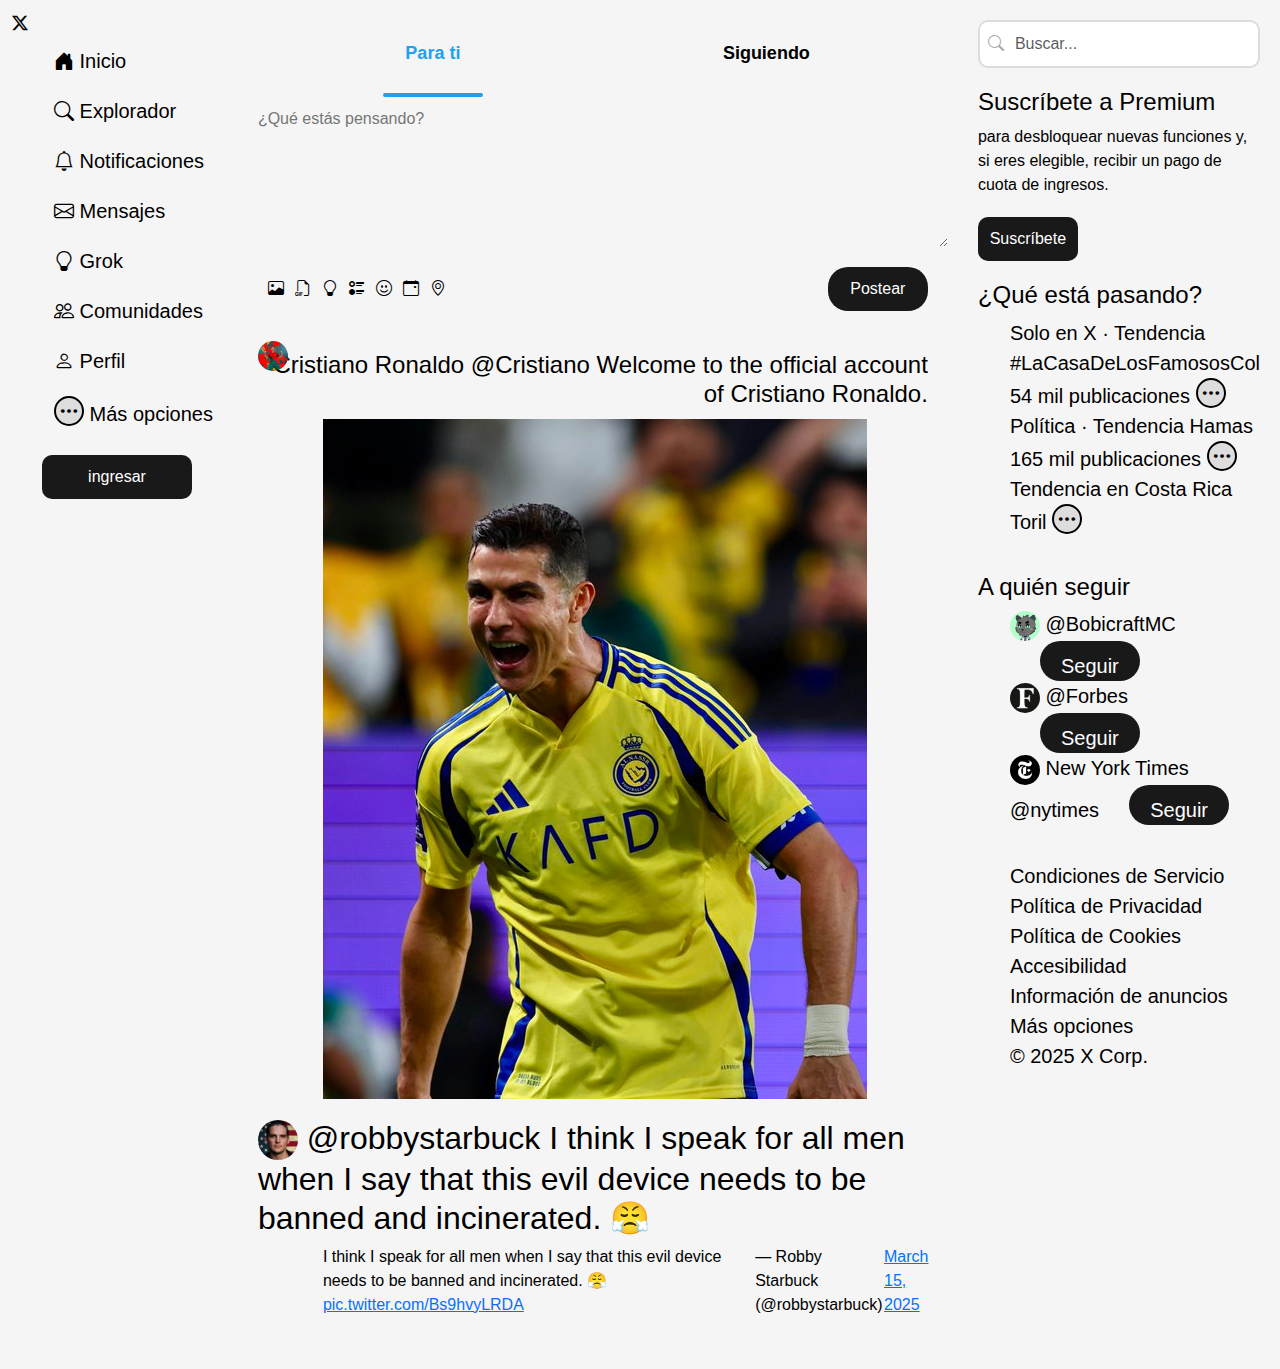
<file: index.html>
<!DOCTYPE html>
<html lang="es">
<head>
    <meta charset="UTF-8">
    <meta name="viewport" content="width=device-width, initial-scale=1.0">
    <link rel="stylesheet" href="/assets/css/styles.css">
    <link href="https://cdn.jsdelivr.net/npm/bootstrap@5.3.3/dist/css/bootstrap.min.css" rel="stylesheet">
    <link rel="stylesheet" href="https://cdn.jsdelivr.net/npm/bootstrap-icons/font/bootstrap-icons.css">
    <title>Twitter</title>
</head>
<body>
    <main>
<div class="grid-twitter">
    <!-- Barra lateral izquierda -->
    <aside class="Inicio">
        <i class="bi bi-twitter-x"></i>
        <ul>
            <li><i class="bi bi-house-door-fill"></i> Inicio</li>
            <li><i class="bi bi-search"></i> Explorador</li>
            <li><i class="bi bi-bell"></i> Notificaciones</li>
            <li><i class="bi bi-envelope"></i> Mensajes</li>
            <li><i class="bi bi-lightbulb"></i> Grok</li>
            <li><i class="bi bi-people"></i> Comunidades</li>
            <li><i class="bi bi-person"></i> Perfil</li>
            <li><i class="bi bi-three-dots"></i> Más opciones</li>
        </ul>
        <button>ingresar</button>
    </aside>

    <!-- Contenido central -->
    <section class="content">
        <div class="tabs-container">
            <button class="tab-btn active" onclick="moveUnderline(0)">Para ti</button>
            <button class="tab-btn" onclick="moveUnderline(1)">Siguiendo</button>
            <div class="underline" id="underline"></div>
        </div>  

        <textarea placeholder="¿Qué estás pensando?" class="publicar"></textarea>
        <div class="icont"><i class="bi bi-image" title="Multimedia"  ></i>  <i class="bi bi-filetype-gif" title="Gif" ></i> <i class="bi bi-lightbulb" title=Generar Imagen ></i><i class="bi bi-ui-radios" title="Encuesta" ></i>
            <i class="bi bi-emoji-smile" title="Emoji">   </i><i class="bi bi-calendar-event"title="programación"></i>   </i><i class="bi bi-geo-alt" title="Ubicación">    </i>  <button class="btnicont"  type="submit">Postear</button> 
        </div>
        <div class="news1"> <img class="CR7"  src="/assets/css/Cristiano R.jpg" alt="Imagen noticia 1">
            <h4> Cristiano Ronaldo

                @Cristiano
                Welcome to the official account of Cristiano Ronaldo.</h4>
            <img class="cr7A" src="/assets/css/cr7ii.jpg" alt="BIENVENIDA">
        </div>
        <div class="news2">
            <h2>
                <img class ="Robby" src="/assets/css/american.jpg">
                @robbystarbuck
                I think I speak for all men when I say that this evil device needs to be banned and incinerated. 😤</h2>
            <blockquote class="twitter-tweet" data-media-max-width="560"><p lang="en" dir="ltr">I think I speak for all men when I say that this evil device needs to be banned and incinerated. 😤 <a href="https://t.co/Bs9hvyLRDA">pic.twitter.com/Bs9hvyLRDA</a></p>&mdash; Robby Starbuck (@robbystarbuck) <a href="https://twitter.com/robbystarbuck/status/1900931921753907643?ref_src=twsrc%5Etfw">March 15, 2025</a></blockquote> <script async src="https://platform.twitter.com/widgets.js" charset="utf-8"></script>
            
        </div>
        
    </section>

    <!-- Barra lateral derecha -->
    <aside class="sidebar">
        <form id="search-form" class="search-container">
            <i class="bi bi-search search-icon"></i>
            <input id="search-input" class="form-control" type="search" placeholder="Buscar..." aria-label="Buscar">
        </form>
        

        <div class="premium"><h4>Suscríbete a Premium</h4>
            para desbloquear nuevas funciones y, si eres elegible, recibir un pago de cuota de ingresos.</div>
          <button  class="suscribete"  type="submit"> Suscríbete</button>
        <div class="what">
            <h4>¿Qué está pasando?</h4>
            <ul>
                <li>Solo en X · Tendencia
                    #LaCasaDeLosFamososCol
                    54 mil publicaciones <i class="bi bi-three-dots"></i> </li>
                <li>Política · Tendencia
                    Hamas
                    165 mil publicaciones <i class="bi bi-three-dots"></i> </li>
                <li>Tendencia en Costa Rica
                    Toril <i class="bi bi-three-dots "> </i></li>
            </ul>
        </div>

        <div class="where">
            <h4>A quién seguir</h4>
            <ul>
                <li><img src="/assets/css/cat.jpg">
                    @BobicraftMC <button>Seguir</button></li>
                <li><img src="/assets/css/forbes.jpg">
                    @Forbes <button>Seguir</button></li>
                <li><img src="/assets/times.png"> New York Times
                    @nytimes<button>Seguir</button></li>
            </ul>
        </div>
        <div class="x">
            <ul>
                <li>Condiciones de Servicio</li>
                <li>Política de Privacidad</li>
                <li>Política de Cookies</li>
                <li>Accesibilidad</li>
                <li>Información de anuncios</li>
                <li>Más opciones</li>
                <li>© 2025 X Corp.</li>
            </ul>
            </div>
            </aside>
</div>


</div>
</main>

<script>
function moveUnderline(index) {
    const underline = document.getElementById("underline");
    const buttons = document.querySelectorAll(".tab-btn");
    const activeBtn = buttons[index];

    // Ajustar la posición y el ancho de la barra subrayada
    underline.style.width = `${activeBtn.offsetWidth}px`;
    underline.style.left = `${activeBtn.offsetLeft}px`;

    // Resaltar la pestaña activa
    buttons.forEach((btn, i) => btn.classList.toggle("active", i === index));
}

// Llamar a la función al cargar la página para posicionar correctamente la barra
window.onload = () => moveUnderline(0);
;
</script>


</body>
</html>
</file>
<file: assets/css/styles.css>
/* Contenedor principal en grid */
* {
    margin: 0;
    padding: 0;
    box-sizing: border-box;
}

/* Estilos generales */
main {
    background:whitesmoke;
    font-family: Verdana, Geneva, Tahoma, sans-serif;
    color: black;
    display: flex;
    justify-content: center;
    width: 100%;
}

.grid-twitter {
    display: grid;
    width: 100%;
    max-width: 1300px;
    grid-template-columns: 1fr 700px 1fr; /* Se ajusta el ancho de la tercera columna */
    gap: 20px;
    padding: 10px;
}

/* Barra lateral derecha */
.sidebar {
    display: flex;
    flex-direction: column;
    gap: 20px;
    border-radius: 10px;
    padding: 10px;
    
}


/* Barra lateral izquierda */
.Inicio {
    
    border-radius: 10px;
    padding: 1px;
    margin: 1px;
}

.Inicio ul {
    list-style: none;
}

.Inicio ul li {
    padding: 10px;
    cursor: pointer;
    transition: background 0.3s;
}

.Inicio ul li:hover {
    background: rgba(255, 255, 255, 0.1);
}
.Inicio button{
     border-radius: 10px;
   display: flex; 
   justify-content: center;
   text-align: center;
   margin-left: 30px;  
   width: 150px;   
 }

/* Contenedor de pestañas */
.tabs-container {
    position: relative;
    display: flex;
    justify-content: space-around;
    padding: 20px;
}


.underline {
    position: absolute;
    bottom: 0;
    height: 4px;
    width: 0; /* Inicia con ancho 0 */
    background-color: #1DA1F2;
    border-radius: 2px;
    transition: transform 0.3s ease-in-out, width 0.3s ease-in-out;
}


/* Botones de pestañas */
.tab-btn {
    font-size: 18px;
    font-weight: bold;
    cursor: pointer;
    background: none;
    border: none;
    color: black;
}
.tab-btn:hover{
    width: 120px;
}
.tab-btn.active {
    color: #1DA1F2;
}

.publicar {
    display: flex;
    flex-direction: column;
    justify-content: space-between; /* Empuja el botón hacia abajo */
    width: 100%;
    min-height: 150px; /* Ajusta el tamaño del textarea */
    border-color:none;
    border-radius: 10px;
    padding: 10px;
    position: relative; /* Mantiene estructura */

}

textarea {
    border: none !important;
    outline: none !important;
    box-shadow: none !important;
    background-color: whitesmoke;
  }
  



.publicar:hover{
    color:white;
}
.icont {
    display: flex;
    align-items: center;  
    justify-content: space-between; 
    width: 100%;
    padding: 20px;
    gap:1px;

}

.btnicont {
    margin-left: auto; 
    border-radius: 20px;
}


.icont i{
    margin-right: 10px;

}

.news1, .news2 {
    
    border-radius: 10px;
    padding: 10px;
}
.CR7{
    display: flex;
    font-size:10px;
    border-radius:50%;
    position: absolute;
width: 30px;
}
.news1 h4{
    margin: 10px;
    text-align: right;
}
.cr7A{
    display: flex;
    width:  auto;
    margin-left: 65px;
}
.Robby{
    width: 40px;
    border-radius: 50%;
    
}
.twitter-tweet {
    display: flex;
    width: auto;
    margin-left: 65px;
}
/* Barra lateral derecha */
.sidebar {
    
    border-radius: 10px;
    padding: 10px;
}

.search-container {
    position: relative;
    width: 100%;
    max-width: 300px; 
}

.search-icon {
    position: absolute;
    left: 10px; 
    top: 50%;
    transform: translateY(-50%);
    color: #aaa; 
    font-size: 16px;
}

#search-input {
    width: 100%;
    padding: 10px 10px 10px 35px; /* Espacio para el ícono */
    border: 2px solid #ddd;
    border-radius: 10px;
    color: white;
}
.search-container {
    position: relative;
    width: 100%;
    max-width: 300px; /* Ajusta según necesidad */
}

.search-icon {
    position: absolute;
    left: 10px; /* Ajusta la posición horizontal */
    top: 50%;
    transform: translateY(-50%);
    color: #aaa; /* Color del ícono */
    font-size: 16px;
}

#search-input {
    width: 100%;
    padding: 10px 10px 10px 35px; /* Espacio para el ícono */
    border: 2px solid #ddd;
    border-radius: 10px;
    
    color: black;
}


.x{
    grid-column: 3;
   
}
.bi-three-dots {
    display: inline-flex; /* Asegura que el borde se aplique correctamente */
    align-items: center;
    justify-content: center;
    width: 30px;  /* Ajusta según necesidad */
    height: 30px; /* Ajusta según necesidad */
    border-radius: 50%;
    background-color: #ddd; /* Opcional, para visualizar mejor */
    border: 2px solid black;
    padding: 5px; /* Asegura un mejor espaciado */
}
ul {font-family: Verdana, Geneva, Tahoma, sans-serif;
    font-size: 20px;
    list-style: none; /* Quita las viñetas */
    padding: 0; /* Opcional: elimina el espacio a la izquierda */
    margin: 0;  /* Opcional: elimina el margen por defecto */
}
.where li img{
    width: 30px;
    border-radius: 50%;
}
.where li button{
    width: 100px;
    height: 40px;
    border-radius: 20px;
    margin-left: 30px;}

.where {justify-content: left;
gap: 30px;
margin: 0;
font-size: 10px;
padding: 0%;
    }

/* Estilos de botones */
.suscribete{
    border-radius: 10px;
    text-align:center ;
}
button {
    width: 100px;
    padding: 10px 20px;
    background-color:rgb(26, 25, 25);
    color: white;
    border: none;
    padding: 10px;
    border-radius: 10px;
    cursor: pointer;
}

button:hover {
    background-color: gray;
}
</file>
